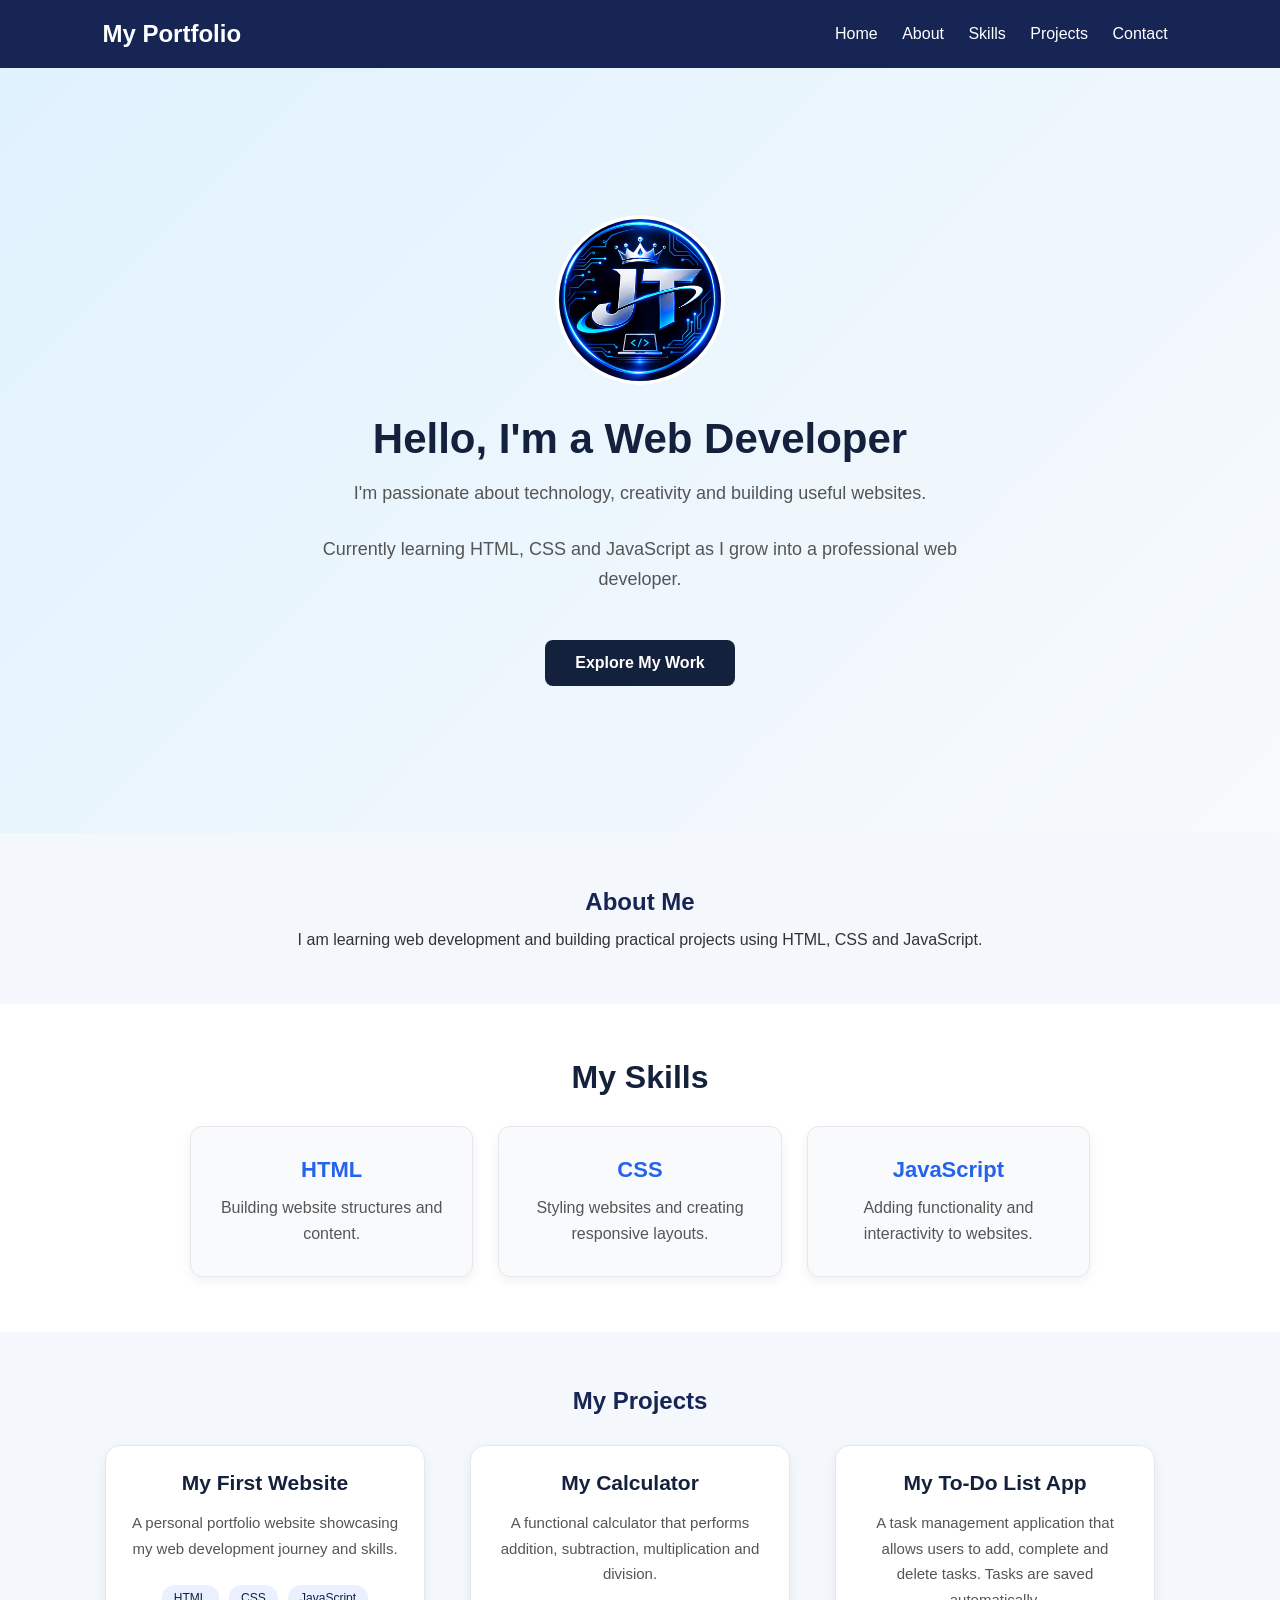
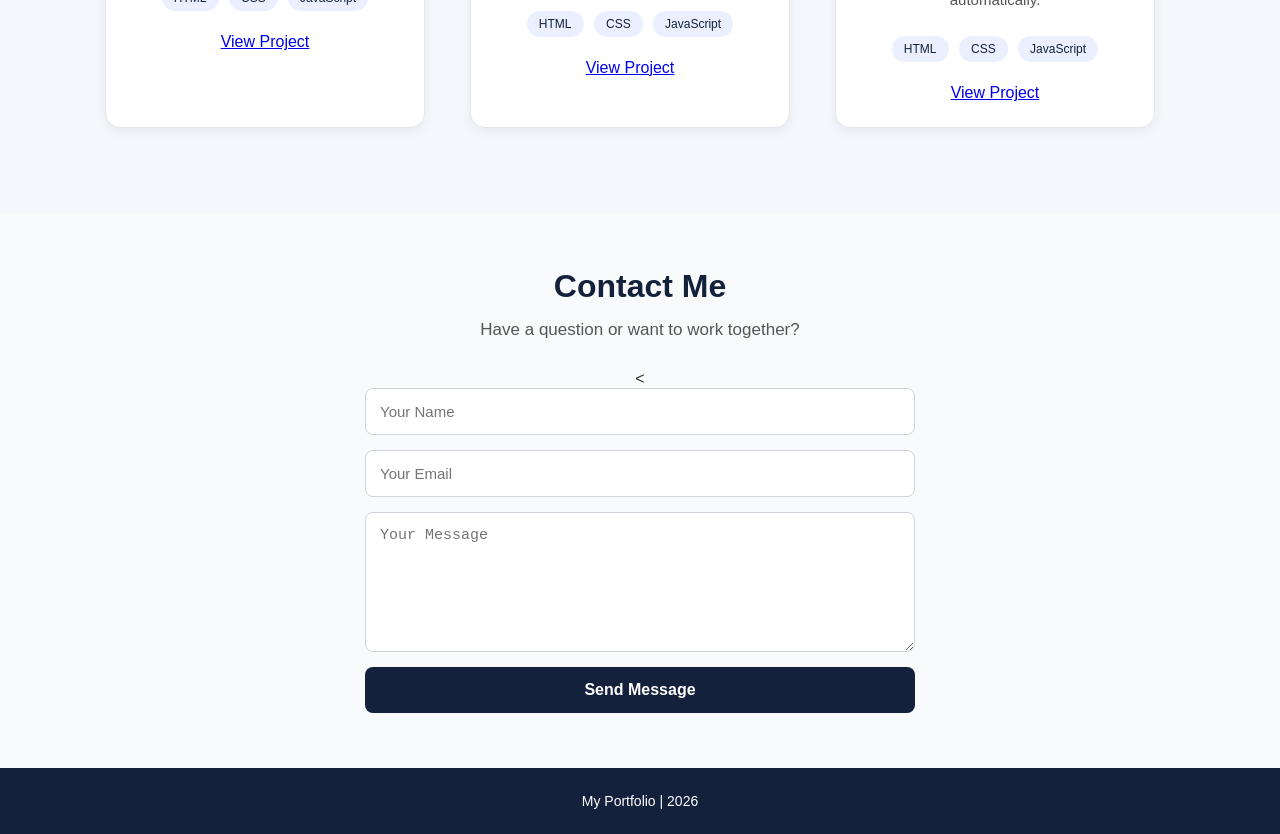
<file: index.html>
<!DOCTYPE html>
<html lang="en">
<head>
    <meta charset="UTF-8">
    <meta name="viewport" content="width=device-width, initial-scale=1.0">
    <title>My Portfolio</title>
    <link rel="stylesheet" href="style.css">
</head>

<body>

    <!-- Header and Navigation -->
    <header>
        <h2>My Portfolio</h2>

        <nav>
            <a href="#home">Home</a>
            <a href="#about">About</a>
            <a href="#skills">Skills</a>
            <a href="#projects">Projects</a>
            <a href="#contact">Contact</a>
        </nav>
    </header>

    <!-- Home Section -->
    <section id="home">

        <div class="profile-image">
            <img src="./profile..jpg" alt="My profile picture">
        </div>

        <h1>Hello, I'm a Web Developer</h1>

        <p>
            I'm passionate about technology, creativity
            and building useful websites.
        </p>

        <p>
            Currently learning HTML, CSS and JavaScript
            as I grow into a professional web developer.
        </p>

        <button onclick="goToProjects()">Explore My Work</button>

    </section>

    <!-- About Section -->
    <section id="about">

        <h2>About Me</h2>

        <p>
            I am learning web development and building
            practical projects using HTML, CSS and JavaScript.
        </p>

    </section>

    <!-- Skills Section -->
   <section id="skills">

    <h2>My Skills</h2>

    <div class="skills-container">

        <div class="skill-card">
            <h3>HTML</h3>
            <p>Building website structures and content.</p>
        </div>

        <div class="skill-card">
            <h3>CSS</h3>
            <p>Styling websites and creating responsive layouts.</p>
        </div>

        <div class="skill-card">
            <h3>JavaScript</h3>
            <p>Adding functionality and interactivity to websites.</p>
        </div>

    </div>

</section>
    <section id="projects">

    <h2>My Projects</h2>

    <div class="project-container">

        <!-- Project 1 -->
        <div class="project-card">
            <h3>My First Website</h3>

            <p>
                A personal portfolio website showcasing
                my web development journey and skills.
            </p>

            <span>HTML</span>
            <span>CSS</span>
            <span>JavaScript</span>

            <br><br>

            <a href="project.html" class="project-button">
                View Project
            </a>
        </div>

        <!-- Project 2 -->
        <div class="project-card">
            <h3>My Calculator</h3>

            <p>
                A functional calculator that performs
                addition, subtraction, multiplication
                and division.
            </p>

            <span>HTML</span>
            <span>CSS</span>
            <span>JavaScript</span>

            <br><br>

            <a href="calculator.html" class="project-button">
                View Project
            </a>
        </div>

        <!-- Project 3 -->
        <div class="project-card">
            <h3>My To-Do List App</h3>

            <p>
                A task management application that allows
                users to add, complete and delete tasks.
                Tasks are saved automatically.
            </p>

            <span>HTML</span>
            <span>CSS</span>
            <span>JavaScript</span>

            <br><br>

            <a href="todo.html" class="project-button">
                View Project
            </a>
        </div>

    </div>

</section>


    <!-- Contact Section -->
    <section id="contact">

        <h2>Contact Me</h2>

        <p>Have a question or want to work together?</p>

      <<form action="https://formspree.io/f/xnpdjbbq" method="POST">
            <input
                type="text"
                name="name"
                placeholder="Your Name"
                required
            >

            <input
                type="email"
                name="email"
                placeholder="Your Email"
                required
            >

            <textarea
                name="message"
                placeholder="Your Message"
                required
            ></textarea>

            <button type="submit">Send Message</button>
        </form>

    </section>

    <!-- Footer -->
    <footer>

        <p>My Portfolio | 2026</p>

    </footer>

    <!-- JavaScript -->
    <script src="script.js"></script>

</body>
</html>
</file>
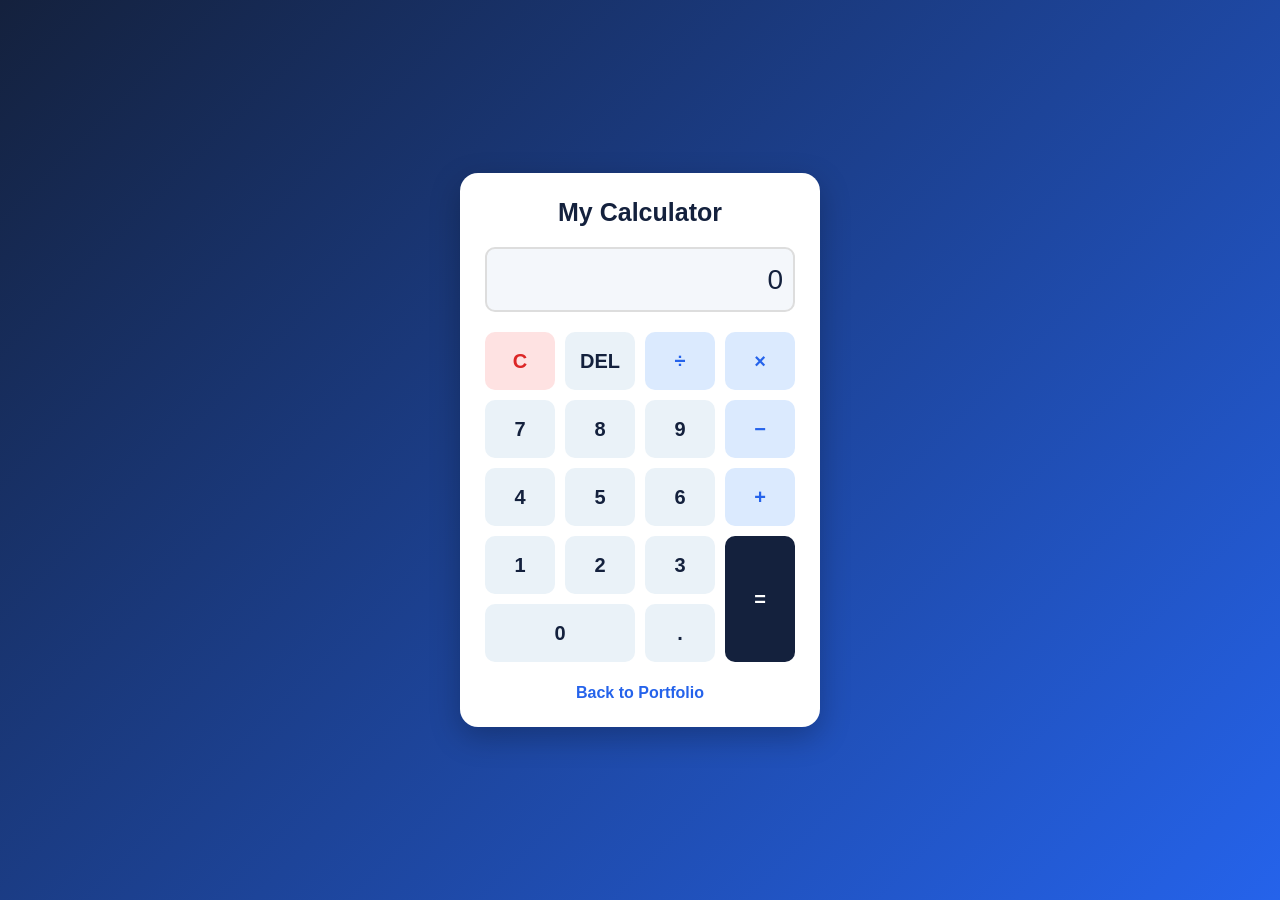
<file: calculator.html>
<!DOCTYPE html>
<html lang="en">
<head>
    <meta charset="UTF-8">
    <meta name="viewport" content="width=device-width, initial-scale=1.0">
    <title>My Calculator</title>
    <link rel="stylesheet" href="calculator.css">
</head>

<body>

    <div class="calculator">

        <h1>My Calculator</h1>

        <input type="text" id="display" value="0" readonly>

        <div class="buttons">

            <button onclick="clearDisplay()" class="clear">C</button>
            <button onclick="deleteLast()"  >DEL</button>
            <button onclick="appendValue('/')" class="operator">÷</button>
            <button onclick="appendValue('*')" class="operator">×</button>

            <button onclick="appendValue('7')">7</button>
            <button onclick="appendValue('8')">8</button>
            <button onclick="appendValue('9')">9</button>
            <button onclick="appendValue('-')" class="operator">−</button>

            <button onclick="appendValue('4')">4</button>
            <button onclick="appendValue('5')">5</button>
            <button onclick="appendValue('6')">6</button>
            <button onclick="appendValue('+')" class="operator">+</button>

            <button onclick="appendValue('1')">1</button>
            <button onclick="appendValue('2')">2</button>
            <button onclick="appendValue('3')">3</button>
            <button onclick="calculate()" class="equals">=</button>

            <button onclick="appendValue('0')" class="zero">0</button>
            <button onclick="appendValue('.')">.</button>

        </div>

        <a href="index.html" class="back-link">Back to Portfolio</a>

    </div>

    <script src="calculator.js"></script>

</body>
</html>
</file>
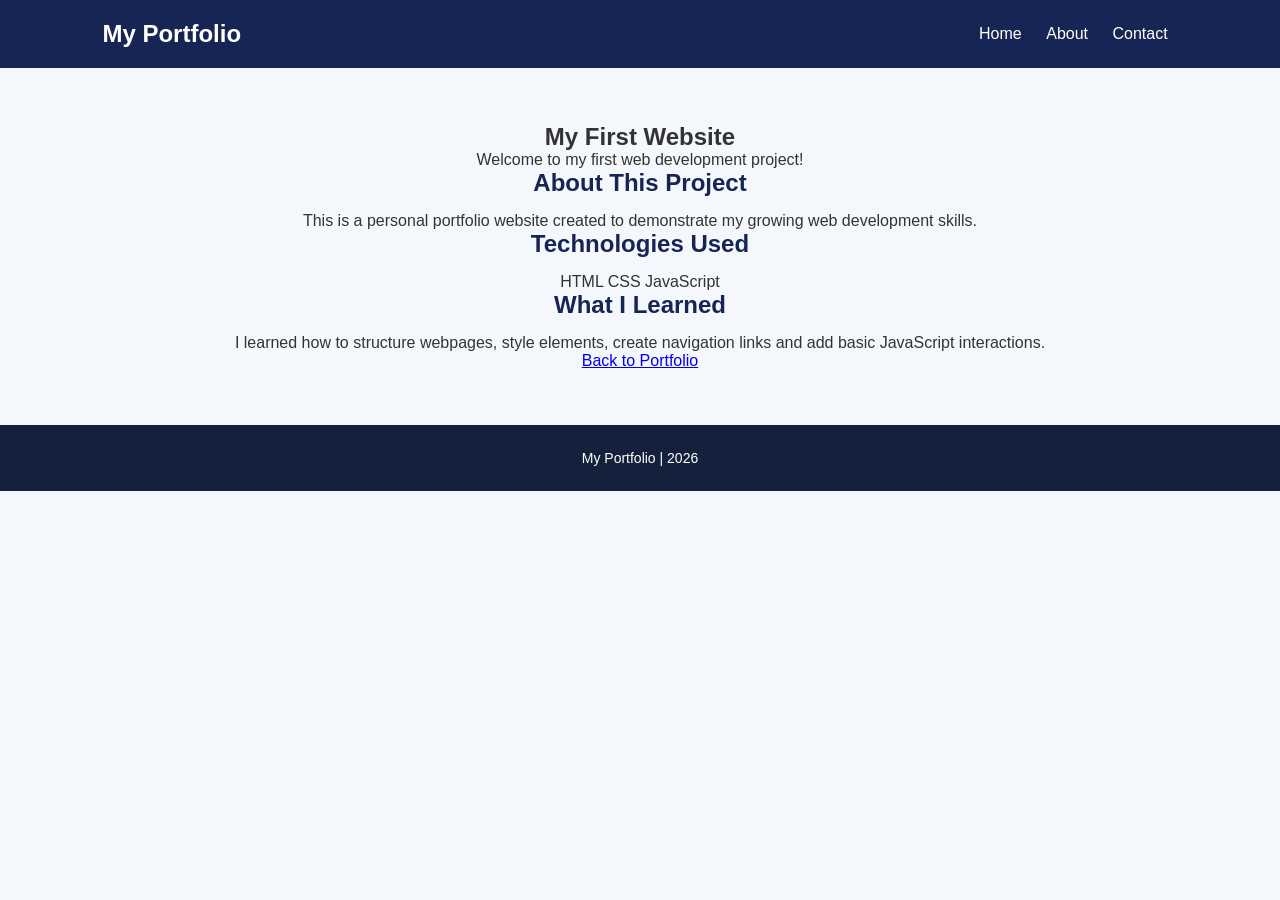
<file: project.html>
<!DOCTYPE html>
<html lang="en">
<head>
    <meta charset="UTF-8">
    <meta name="viewport" content="width=device-width, initial-scale=1.0">
    <title>My First Project</title>
    <link rel="stylesheet" href="style.css">
</head>

<body>

    <header>
        <h2>My Portfolio</h2>
        <nav>
            <a href="index.html">Home</a>
            <a href="index.html#about">About</a>
            <a href="index.html#contact">Contact</a>
        </nav>
    </header>

    <section class="project-details">

        <h1>My First Website</h1>

        <p class="project-intro">
            Welcome to my first web development project!
        </p>

        <div class="details-card">

            <h2>About This Project</h2>

            <p>
                This is a personal portfolio website created
                to demonstrate my growing web development skills.
            </p>

            <h2>Technologies Used</h2>

            <div class="technology-list">
                <span>HTML</span>
                <span>CSS</span>
                <span>JavaScript</span>
            </div>

            <h2>What I Learned</h2>

            <p>
                I learned how to structure webpages, style
                elements, create navigation links and add
                basic JavaScript interactions.
            </p>

            <a href="index.html" class="project-button">
                Back to Portfolio
            </a>

        </div>

    </section>

    <footer>
        <p>My Portfolio | 2026</p>
    </footer>

</body>
</html>
</file>
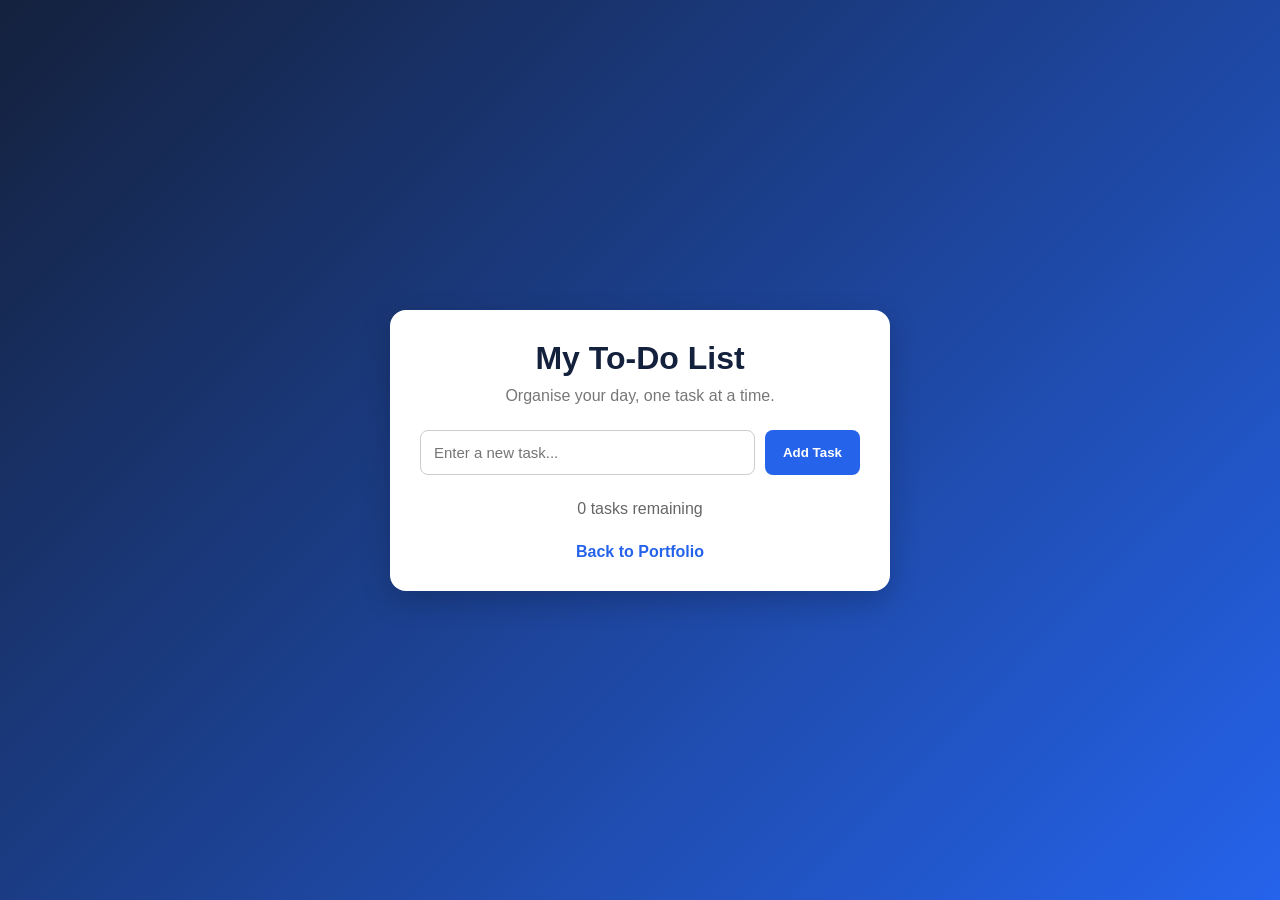
<file: todo.html>
<!DOCTYPE html>
<html lang="en">
<head>
    <meta charset="UTF-8">
    <meta name="viewport" content="width=device-width, initial-scale=1.0">
    <title>My To-Do List</title>
    <link rel="stylesheet" href="todo.css">
</head>

<body>

    <div class="todo-container">

        <h1>My To-Do List</h1>
        <p class="subtitle">Organise your day, one task at a time.</p>

        <div class="task-input">
            <input
                type="text"
                id="taskInput"
                placeholder="Enter a new task..."
            >

            <button onclick="addTask()">Add Task</button>
        </div>

        <ul id="taskList"></ul>

        <p id="taskCounter">0 tasks remaining</p>

        <a href="index.html" class="back-link">
            Back to Portfolio
        </a>

    </div>

    <script src="todo.js"></script>

</body>
</html>
</file>
<file: style.css>
* {
    margin: 0;
    padding: 0;
    box-sizing: border-box;
}

body {
    font-family: Arial, sans-serif;
    background-color: #f4f7fc;
    color: #333;
}

header {
    background-color: #172554;
    color: white;
    padding: 20px 8%;
    display: flex;
    justify-content: space-between;
    align-items: center;
}

nav a {
    color: white;
    text-decoration: none;
    margin-left: 20px;
}

#home {
    text-align: center;
    padding: 100px 20px;
    background-color: #dbeafe;
}

#home h1 {
    color: #1d4ed8;
    font-size: 36px;
    margin-bottom: 15px;
}

#home p {
    font-size: 18px;
    margin-bottom: 25px;
}

button {
    background-color: #2563eb;
    color: white;
    border: none;
    padding: 12px 25px;
    border-radius: 6px;
    cursor: pointer;
}

section:not(#home) {
    text-align: center;
    padding: 55px 20px;
}

section h2 {
    color: #172554;
    margin-bottom: 15px;
}

footer {
    background-color: #172554;
    color: white;
    text-align: center;
    padding: 20px;
}

/* Projects Section */
#projects {
    padding: 60px 20px;
    background-color: #f4f7fb;
    text-align: center;
}
.project-container {
    display: grid;
    grid-template-columns: repeat(auto-fit, minmax(250px, 1fr));
    gap: 25px;
    max-width: 1100px;
    margin: 30px auto;
    padding: 0 15px;
}

.project-card {
    background-color: white;
    width: 320px;
    padding: 25px;
    border-radius: 12px;
    box-shadow: 0 4px 15px rgba(0, 0, 0, 0.1);
    transition: transform 0.3s ease;
    border-radius: 15px;
padding: 25px;
background-color: white;
border: 1px solid #e5e7eb;
box-shadow: 0 4px 12px rgba(0, 0, 0, 0.06);
}

.project-card:hover {
    transform: translateY(-8px);
    
}
.project-card:hover {
    transform: translateY(-8px);
    box-shadow: 0 10px 25px rgba(0, 0, 0, 0.15);
    transition: 0.3s ease;
}
.project-card h3 {
    color: #14213d;
    font-size: 21px;
    margin-bottom: 15px;
}
.project-card p {
    color: #555;
    font-size: 15px;
    line-height: 1.7;
    margin-bottom: 20px;

}
.project-card span {
    display: inline-block;
    background-color: #eaf0ff;
    color: #14213d;
    padding: 6px 12px;
    border-radius: 20px;
    font-size: 12px;
    margin: 4px 3px;
}

/* Profile Section */
#home {
    text-align: center;
    padding: 80px 20px;
    background: linear-gradient(135deg, #e0f2fe, #f8fafc);
}
.profile-image {
    width: 170px;
    height: 170px;
    margin: 0 auto 30px;
    border-radius: 50%;
    overflow: hidden;
}

.profile-image img {
    width: 100%;
    height: 100%;
    object-fit: cover;
    border-radius: 50%;
    display: block;
    border: 4px solid white;
    box-shadow: 0 5px 20px rgba(0, 0, 0, 0.15);
}

#home h1 {
    color: #14213d;
    font-size: 32px;
    margin-bottom: 15px;
}
#home {
    min-height: 85vh;
    display: flex;
    flex-direction: column;
    justify-content: center;
    align-items: center;
    text-align: center;
    padding: 40px 20px;
}

#home h1 {
    font-size: 42px;
    color: #14213d;
    margin-bottom: 15px;
    font-weight: 700;
}

#home p {
    font-size: 18px;
    color: #555;
    line-height: 1.7;
    max-width: 650px;
    margin-bottom: 25px;
}

#home button {
    margin-top: 20px;
    padding: 14px 30px;
    background-color: #14213d;
    color: white;
    border: none;
    border-radius: 8px;
    font-size: 16px;
    font-weight: bold;
    cursor: pointer;
    transition: 0.3s ease;
}
#home button:hover {
    background-color: #2563eb;
    transform: translateY(-3px);
}
/* Contact Section */
#contact {
    padding: 60px 20px;
    text-align: center;
    background-color: #eaf2f8;
}

#contact h2 {
    color: #14213d;
    margin-bottom: 15px;
}

#contact p {
    color: #555;
    margin-bottom: 25px;
}

#contact form {
    max-width: 500px;
    margin: 0 auto;
    display: flex;
    flex-direction: column;
    gap: 15px;
}

#contact input,
#contact textarea {
    width: 100%;
    padding: 14px;
    border: 1px solid #ccc;
    border-radius: 8px;
    font-size: 15px;
    box-sizing: border-box;
}

#contact textarea {
    min-height: 130px;
    resize: vertical;
}

#contact button {
    padding: 14px;
    background-color: #14213d;
    color: white;
    border: none;
    border-radius: 8px;
    cursor: pointer;
    font-size: 16px;
}

#contact button:hover {
    background-color: #2563eb;
}
/* Navigation links */
nav a {
    color: white;
    text-decoration: none;
    margin: 0 10px;
    transition: color 0.3s ease;
}

nav a:hover {
    color: #fca311;
}/* Mobile responsiveness */
@media (max-width: 600px) {
    header {
        flex-direction: column;
        gap: 15px;
        padding: 20px;
    }

    nav {
        display: flex;
        flex-wrap: wrap;
        justify-content: center;
        gap: 12px;
    }

    nav a {
        margin: 0;
    }

    section {
        padding: 40px 15px;
    }
/* View Project Button */
.project-button {
    display: inline-block;
    padding: 12px 22px;
    background-color: #14213d;
    color: white;
    text-decoration: none;
    border-radius: 8px;
    font-weight: bold;
    transition: background-color 0.3s ease;
}

.project-button:hover {
    background-color: #2563eb;
}
/* Project Details Page */
.project-details {
    padding: 70px 20px;
    text-align: center;
    background-color: #f4f7fb;
    min-height: 65vh;
}

.project-details h1 {
    color: #14213d;
    font-size: 32px;
    margin-bottom: 10px;
}

.project-intro {
    color: #555;
    margin-bottom: 35px;
}

.details-card {
    max-width: 650px;
    margin: 0 auto;
    padding: 35px;
    background-color: white;
    border-radius: 12px;
    box-shadow: 0 4px 15px rgba(0, 0, 0, 0.08);
    text-align: left;
}

.details-card h2 {
    color: #14213d;
    margin: 20px 0 12px;
}

.details-card p {
    color: #555;
    line-height: 1.7;
}

.technology-list {
    display: flex;
    flex-wrap: wrap;
    gap: 10px;
    margin: 15px 0 25px;
}

.technology-list span {
    background-color: #eaf2f8;
    color: #14213d;
    padding: 8px 15px;
    border-radius: 6px;
    font-weight: bold;
}

@media (max-width: 600px) {
    .details-card {
        padding: 20px;
    }

    .project-details h1 {
        font-size: 26px;
    }
}
#projects h2 {
    text-align: center;
    color: #14213d;
    font-size: 32px;
    margin-bottom: 20px;
}
#about {
    padding: 60px 20px;
    text-align: center;
    background-color: #f8fafc;
}

#about h2 {
    color: #14213d;
    font-size: 32px;
    margin-bottom: 25px;
}

#about p {
    max-width: 750px;
    margin: 0 auto;
    color: #555;
    font-size: 17px;
    line-height: 1.8;
}
}#skills {
    padding: 60px 20px;
    text-align: center;
    background-color: #ffffff;
}

#skills h2 {
    color: #14213d;
    font-size: 32px;
    margin-bottom: 30px;
}

.skills-container {
    display: grid;
    grid-template-columns: repeat(auto-fit, minmax(200px, 1fr));
    gap: 25px;
    max-width: 900px;
    margin: 0 auto;
}

.skill-card {
    background-color: #f8fafc;
    padding: 30px 20px;
    border-radius: 12px;
    border: 1px solid #e5e7eb;
    box-shadow: 0 4px 12px rgba(0, 0, 0, 0.06);
    transition: 0.3s ease;
}

.skill-card:hover {
    transform: translateY(-6px);
}

.skill-card h3 {
    color: #2563eb;
    font-size: 22px;
    margin-bottom: 12px;
}

.skill-card p {
    color: #555;
    line-height: 1.6;
}#contact {
    padding: 60px 20px;
    text-align: center;
    background-color: #f8fafc;
}

#contact h2 {
    color: #14213d;
    font-size: 32px;
    margin-bottom: 15px;
}

#contact p {
    color: #555;
    font-size: 17px;
    margin-bottom: 30px;
}

#contact form {
    max-width: 550px;
    margin: 0 auto;
    display: flex;
    flex-direction: column;
    gap: 15px;
}

#contact input,
#contact textarea {
    width: 100%;
    padding: 14px;
    border: 1px solid #d1d5db;
    border-radius: 8px;
    font-size: 15px;
    box-sizing: border-box;
}

#contact textarea {
    min-height: 140px;
    resize: vertical;
}

#contact form button {
    padding: 14px;
    background-color: #14213d;
    color: white;
    border: none;
    border-radius: 8px;
    font-size: 16px;
    font-weight: bold;
    cursor: pointer;
    transition: 0.3s ease;
}

#contact form button:hover {
    background-color: #2563eb;
}footer {
    background-color: #14213d;
    color: white;
    text-align: center;
    padding: 25px 15px;
    font-size: 14px;
}

footer p {
    margin: 0;
}
</file>
<file: calculator.css>
* {
    margin: 0;
    padding: 0;
    box-sizing: border-box;
}

body {
    font-family: Arial, sans-serif;
    background: linear-gradient(135deg, #14213d, #2563eb);
    min-height: 100vh;
    display: flex;
    justify-content: center;
    align-items: center;
    padding: 20px;
}

.calculator {
    background: white;
    width: 100%;
    max-width: 360px;
    padding: 25px;
    border-radius: 18px;
    box-shadow: 0 10px 30px rgba(0, 0, 0, 0.25);
}

.calculator h1 {
    text-align: center;
    color: #14213d;
    margin-bottom: 20px;
    font-size: 25px;
}

#display {
    width: 100%;
    height: 65px;
    margin-bottom: 20px;
    padding: 10px;
    font-size: 28px;
    text-align: right;
    border: 2px solid #ddd;
    border-radius: 10px;
    background: #f4f7fb;
    color: #14213d;
}

.buttons {
    display: grid;
    grid-template-columns: repeat(4, 1fr);
    gap: 10px;
}

.buttons button {
    height: 58px;
    border: none;
    border-radius: 10px;
    background: #eaf2f8;
    color: #14213d;
    font-size: 20px;
    font-weight: bold;
    cursor: pointer;
    transition: 0.2s;
}

.buttons button:hover {
    background: #cbdcf0;
}

.buttons .operator {
    background: #dbeafe;
    color: #2563eb;
}

.buttons .clear {
    background: #fee2e2;
    color: #dc2626;
}

.buttons .equals {
    background: #14213d;
    color: white;
    grid-row: span 2;
    height: 126px;
}

.buttons .zero {
    grid-column: span 2;
}

.back-link {
    display: block;
    text-align: center;
    margin-top: 22px;
    color: #2563eb;
    text-decoration: none;
    font-weight: bold;
}

.back-link:hover {
    text-decoration: underline;
}
</file>
<file: todo.css>
* {
    margin: 0;
    padding: 0;
    box-sizing: border-box;
}

body {
    font-family: Arial, sans-serif;
    background: linear-gradient(135deg, #14213d, #2563eb);
    min-height: 100vh;
    display: flex;
    justify-content: center;
    align-items: center;
    padding: 20px;
}

.todo-container {
    background: white;
    width: 100%;
    max-width: 500px;
    padding: 30px;
    border-radius: 16px;
    box-shadow: 0 10px 30px rgba(0, 0, 0, 0.2);
}

h1 {
    color: #14213d;
    text-align: center;
    margin-bottom: 10px;
}

.subtitle {
    color: #777;
    text-align: center;
    margin-bottom: 25px;
}

.task-input {
    display: flex;
    gap: 10px;
    margin-bottom: 25px;
}

.task-input input {
    flex: 1;
    min-width: 0;
    padding: 13px;
    border: 1px solid #ccc;
    border-radius: 8px;
    font-size: 15px;
}

.task-input button {
    padding: 13px 18px;
    border: none;
    border-radius: 8px;
    background: #2563eb;
    color: white;
    font-weight: bold;
    cursor: pointer;
}

.task-input button:hover {
    background: #14213d;
}

#taskList {
    list-style: none;
}

#taskList li {
    display: flex;
    align-items: center;
    justify-content: space-between;
    gap: 10px;
    padding: 13px;
    margin-bottom: 10px;
    background: #f4f7fb;
    border-radius: 8px;
    color: #333;
}

#taskList li.completed .task-text {
    text-decoration: line-through;
    color: #999;
}

.task-text {
    flex: 1;
    overflow-wrap: anywhere;
}

.delete-button {
    border: none;
    background: #fee2e2;
    color: #dc2626;
    padding: 8px 12px;
    border-radius: 6px;
    cursor: pointer;
}

#taskCounter {
    text-align: center;
    color: #666;
    margin-top: 20px;
}

.back-link {
    display: block;
    text-align: center;
    margin-top: 25px;
    color: #2563eb;
    text-decoration: none;
    font-weight: bold;
}

.back-link:hover {
    text-decoration: underline;
}

@media (max-width: 450px) {
    .todo-container {
        padding: 20px;
    }

    .task-input {
        flex-direction: column;
    }

    .task-input button {
        width: 100%;
    }
}
</file>
